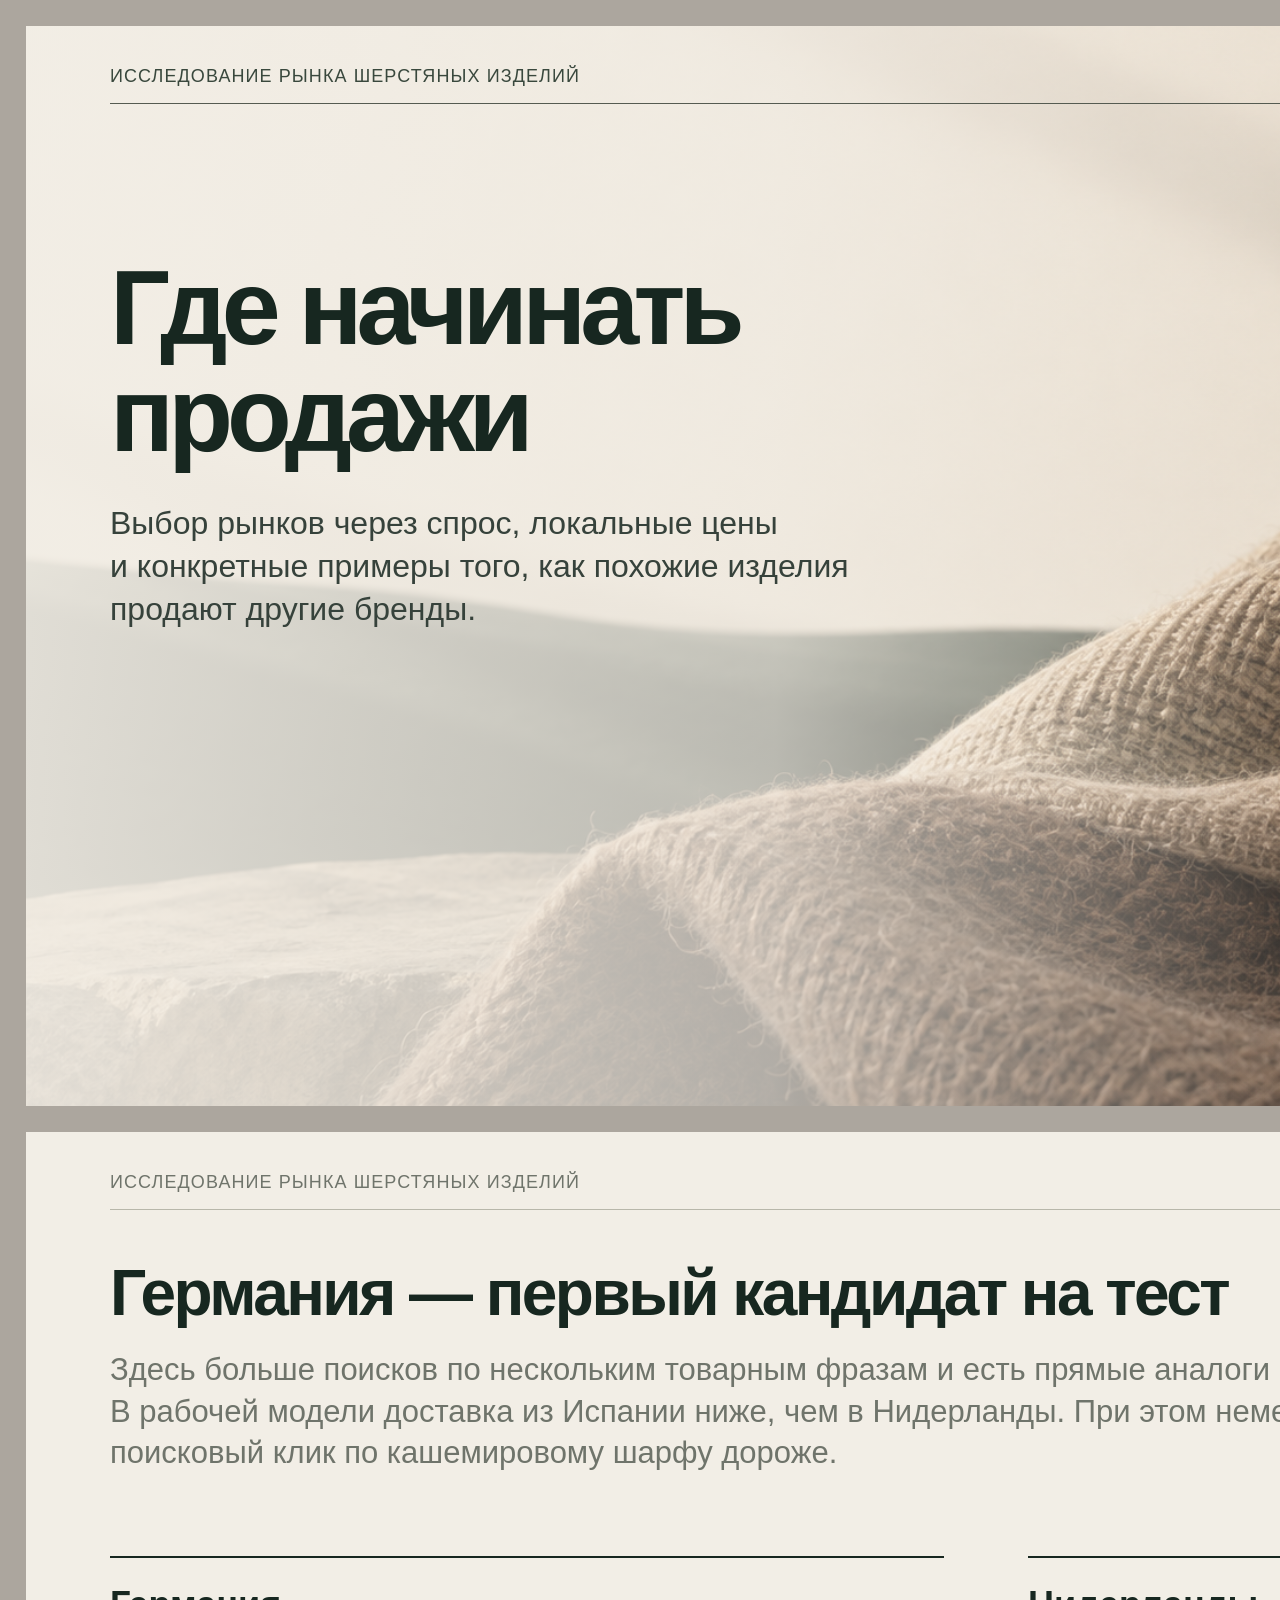
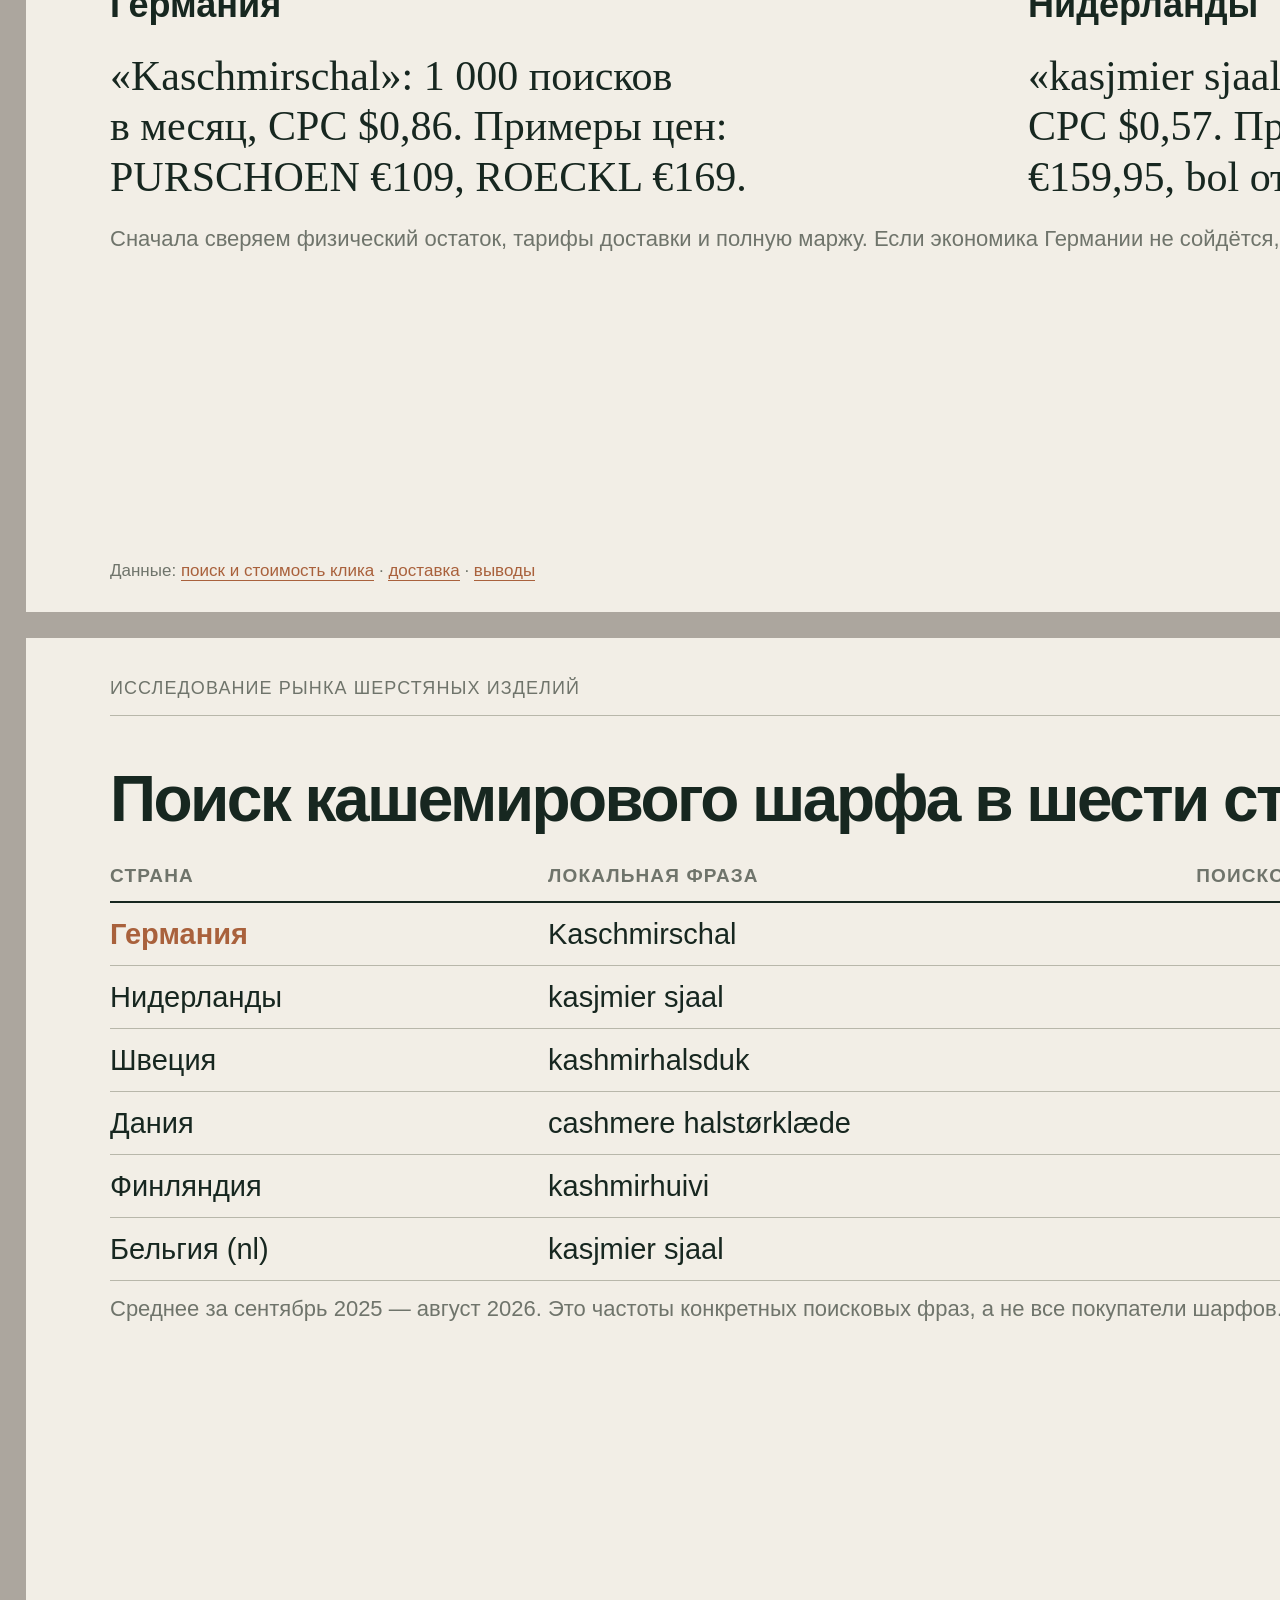
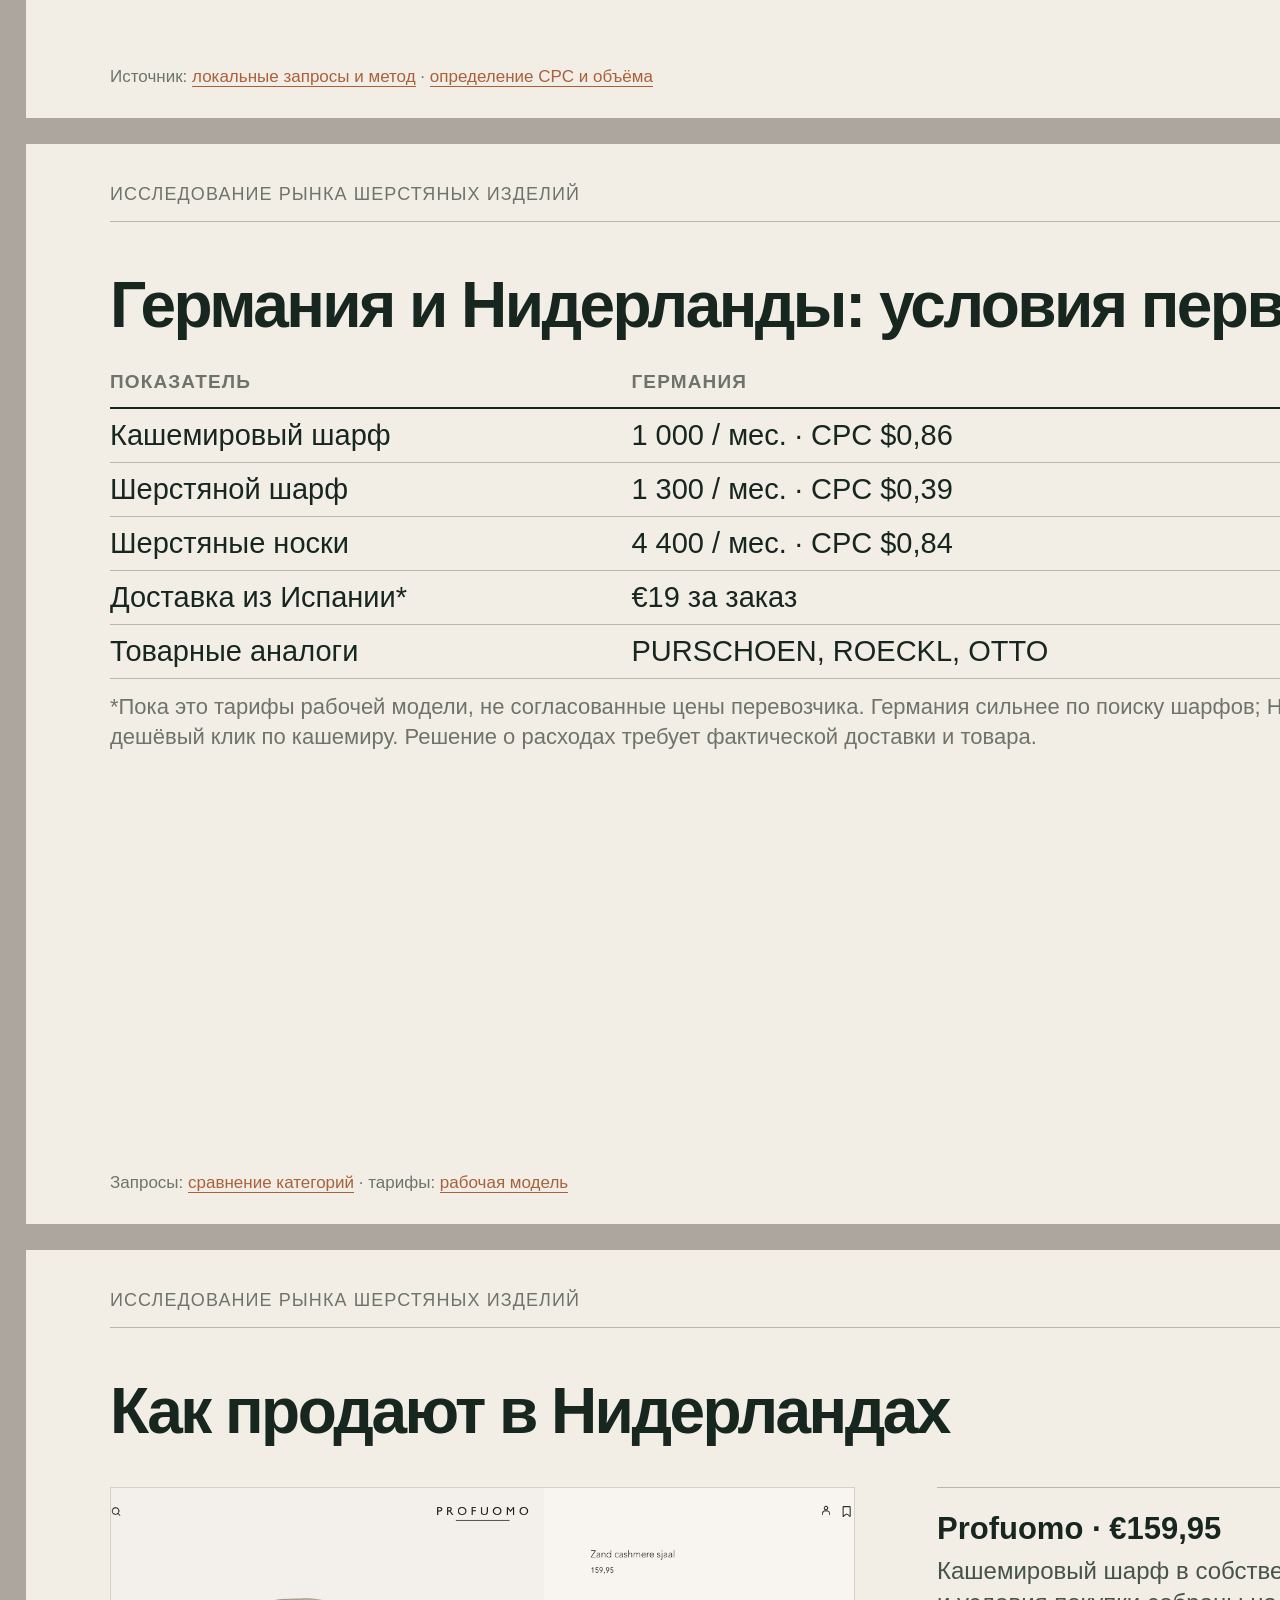
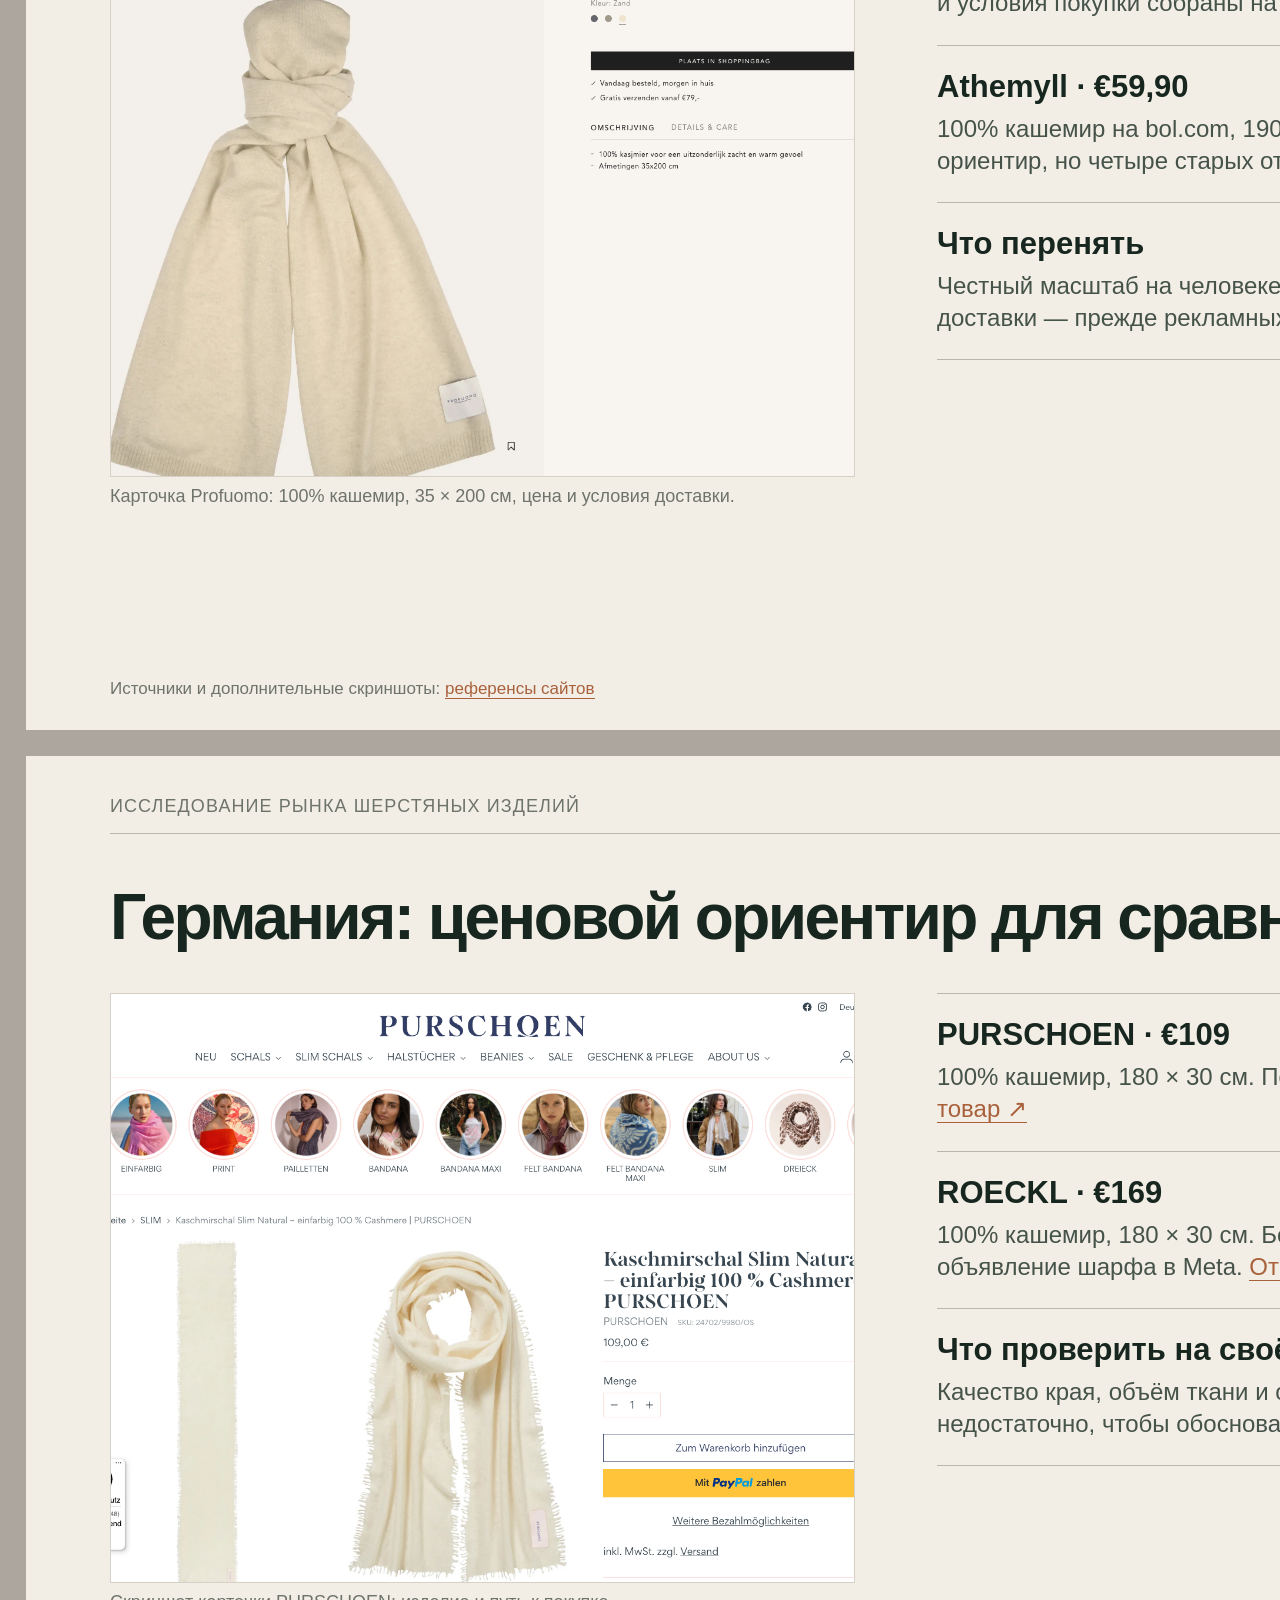
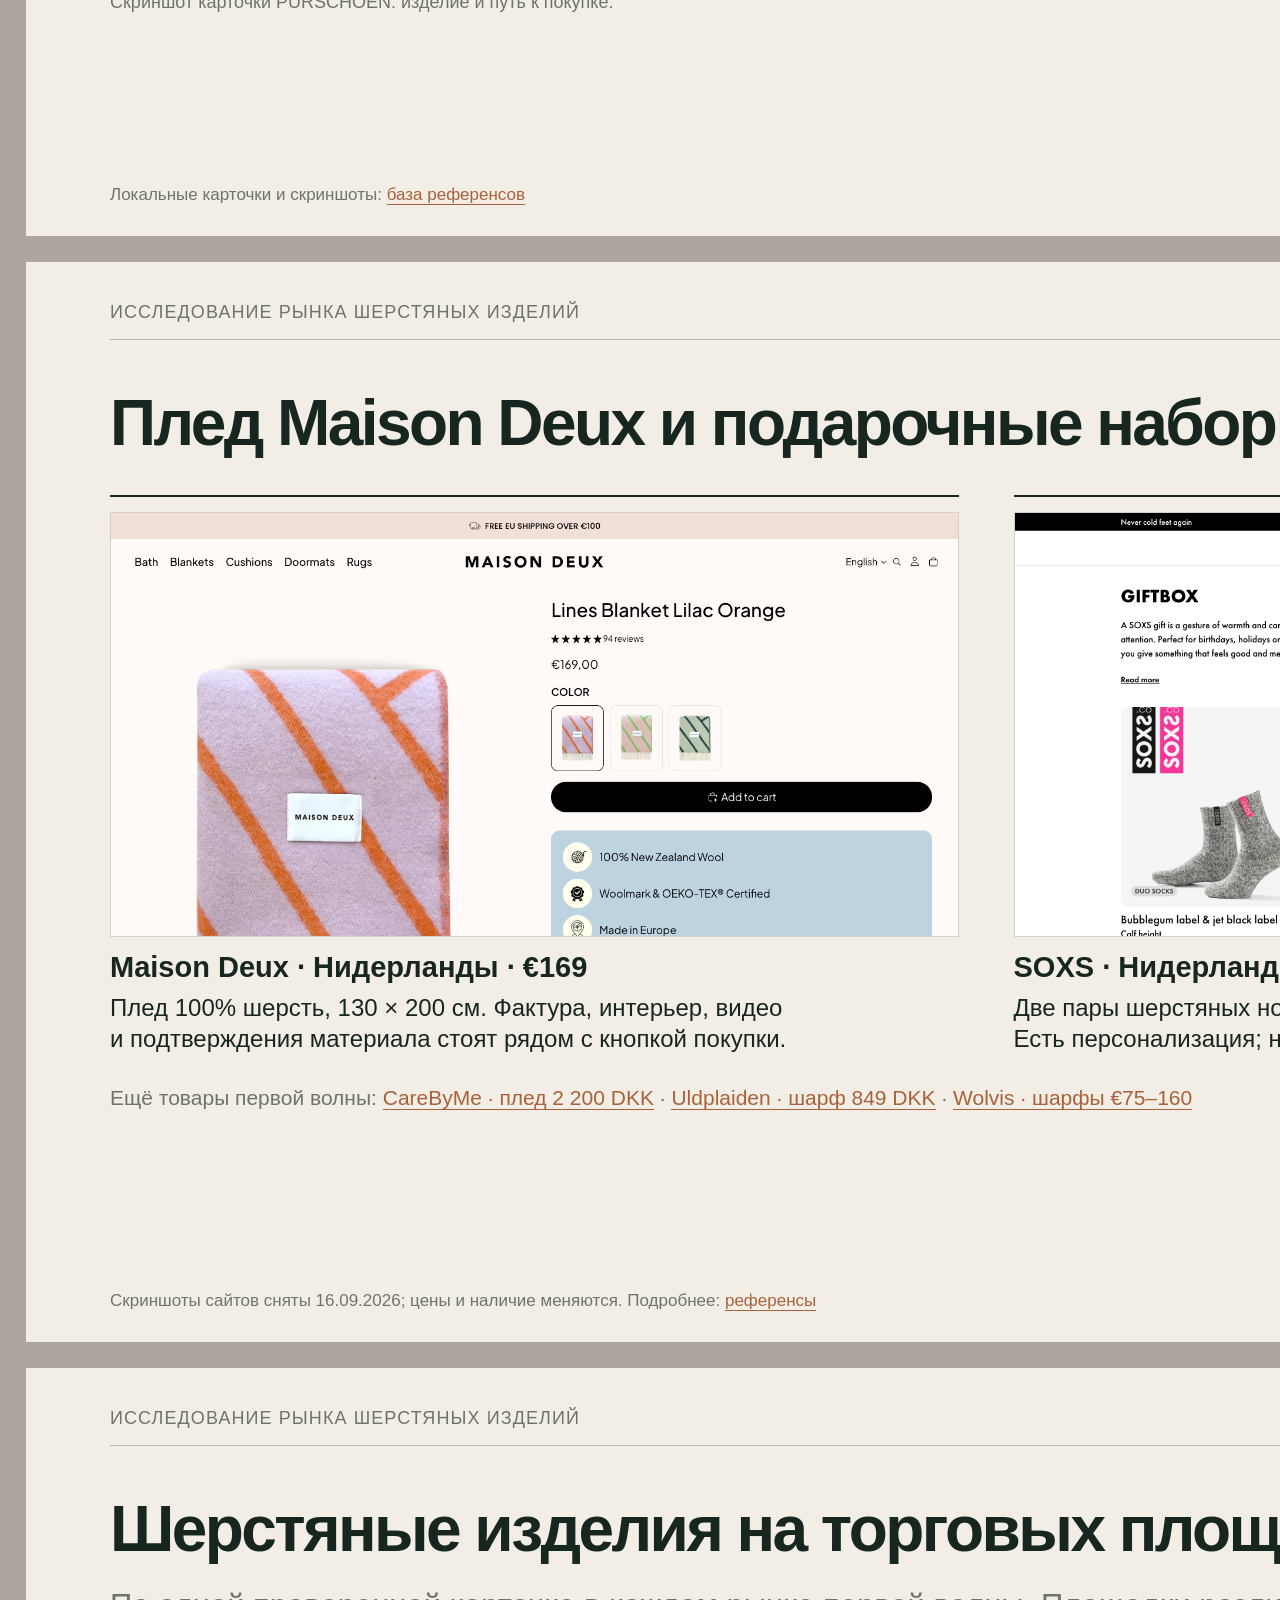
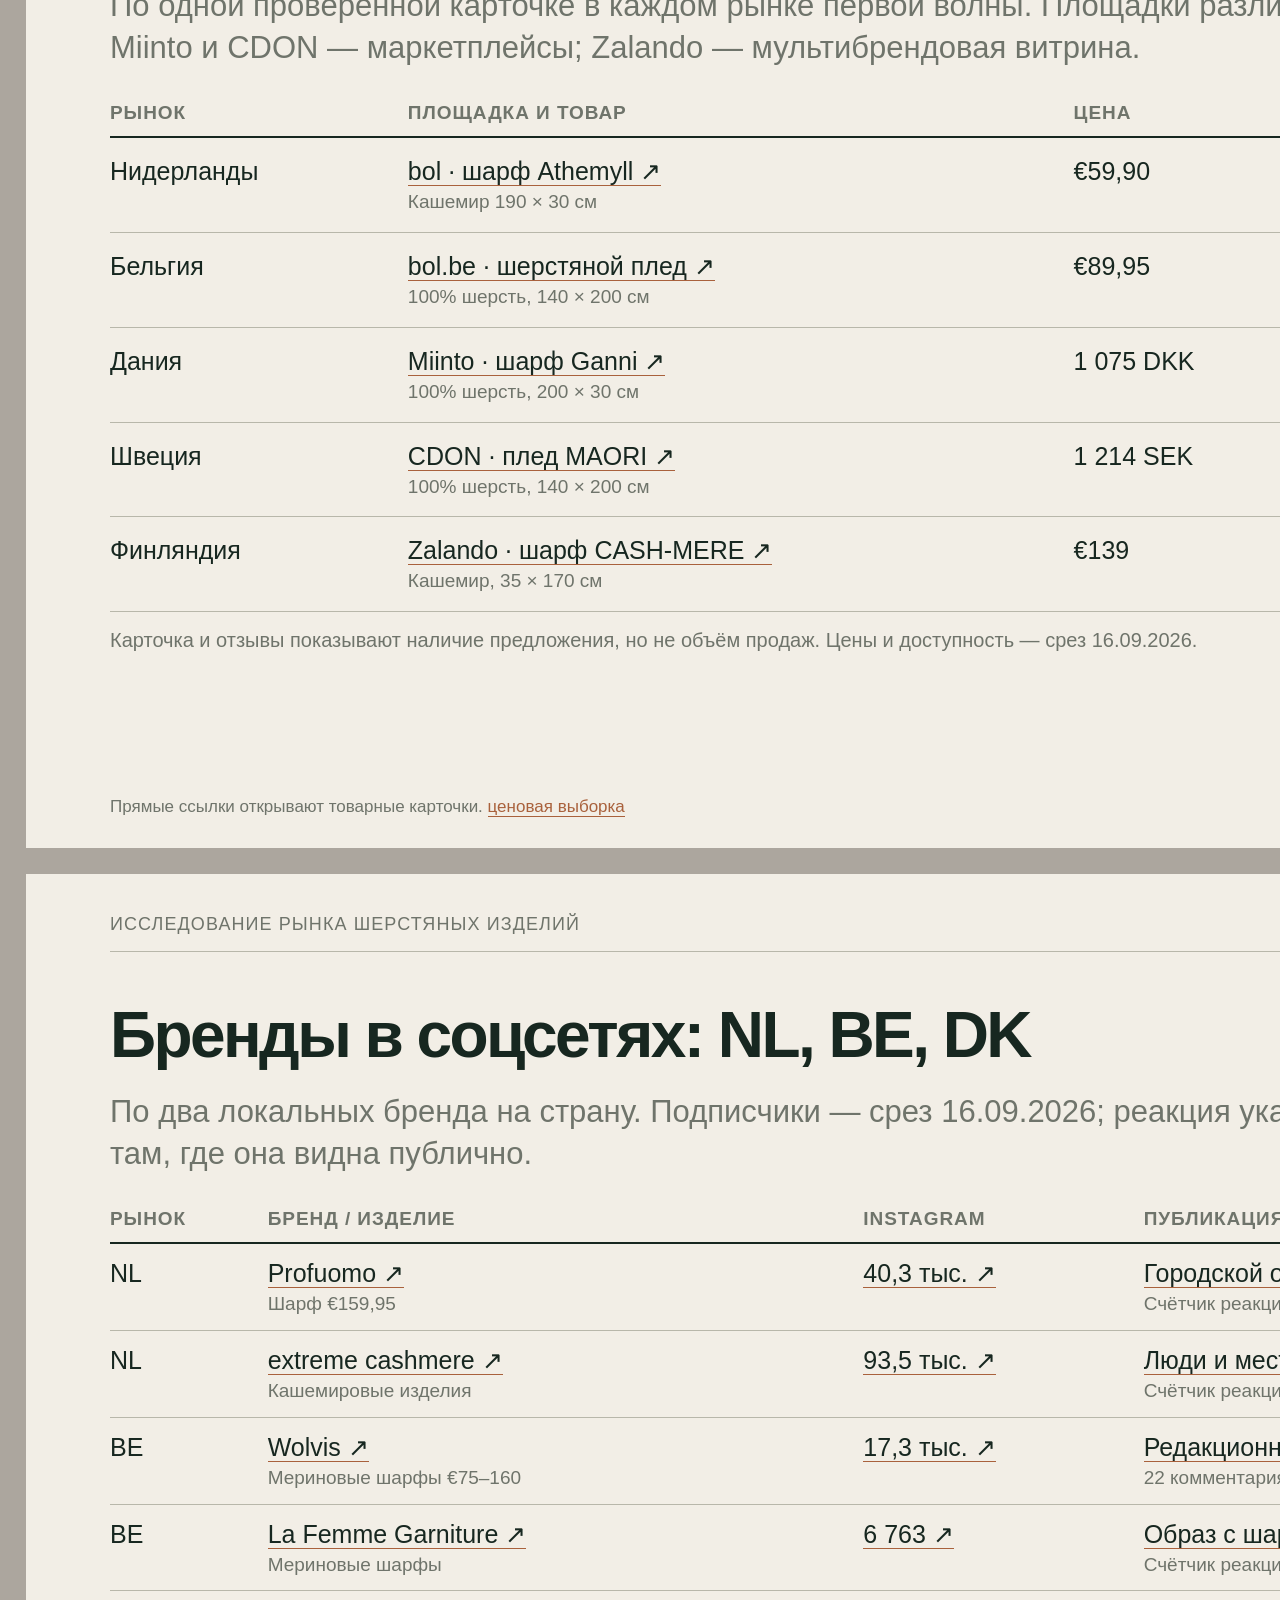
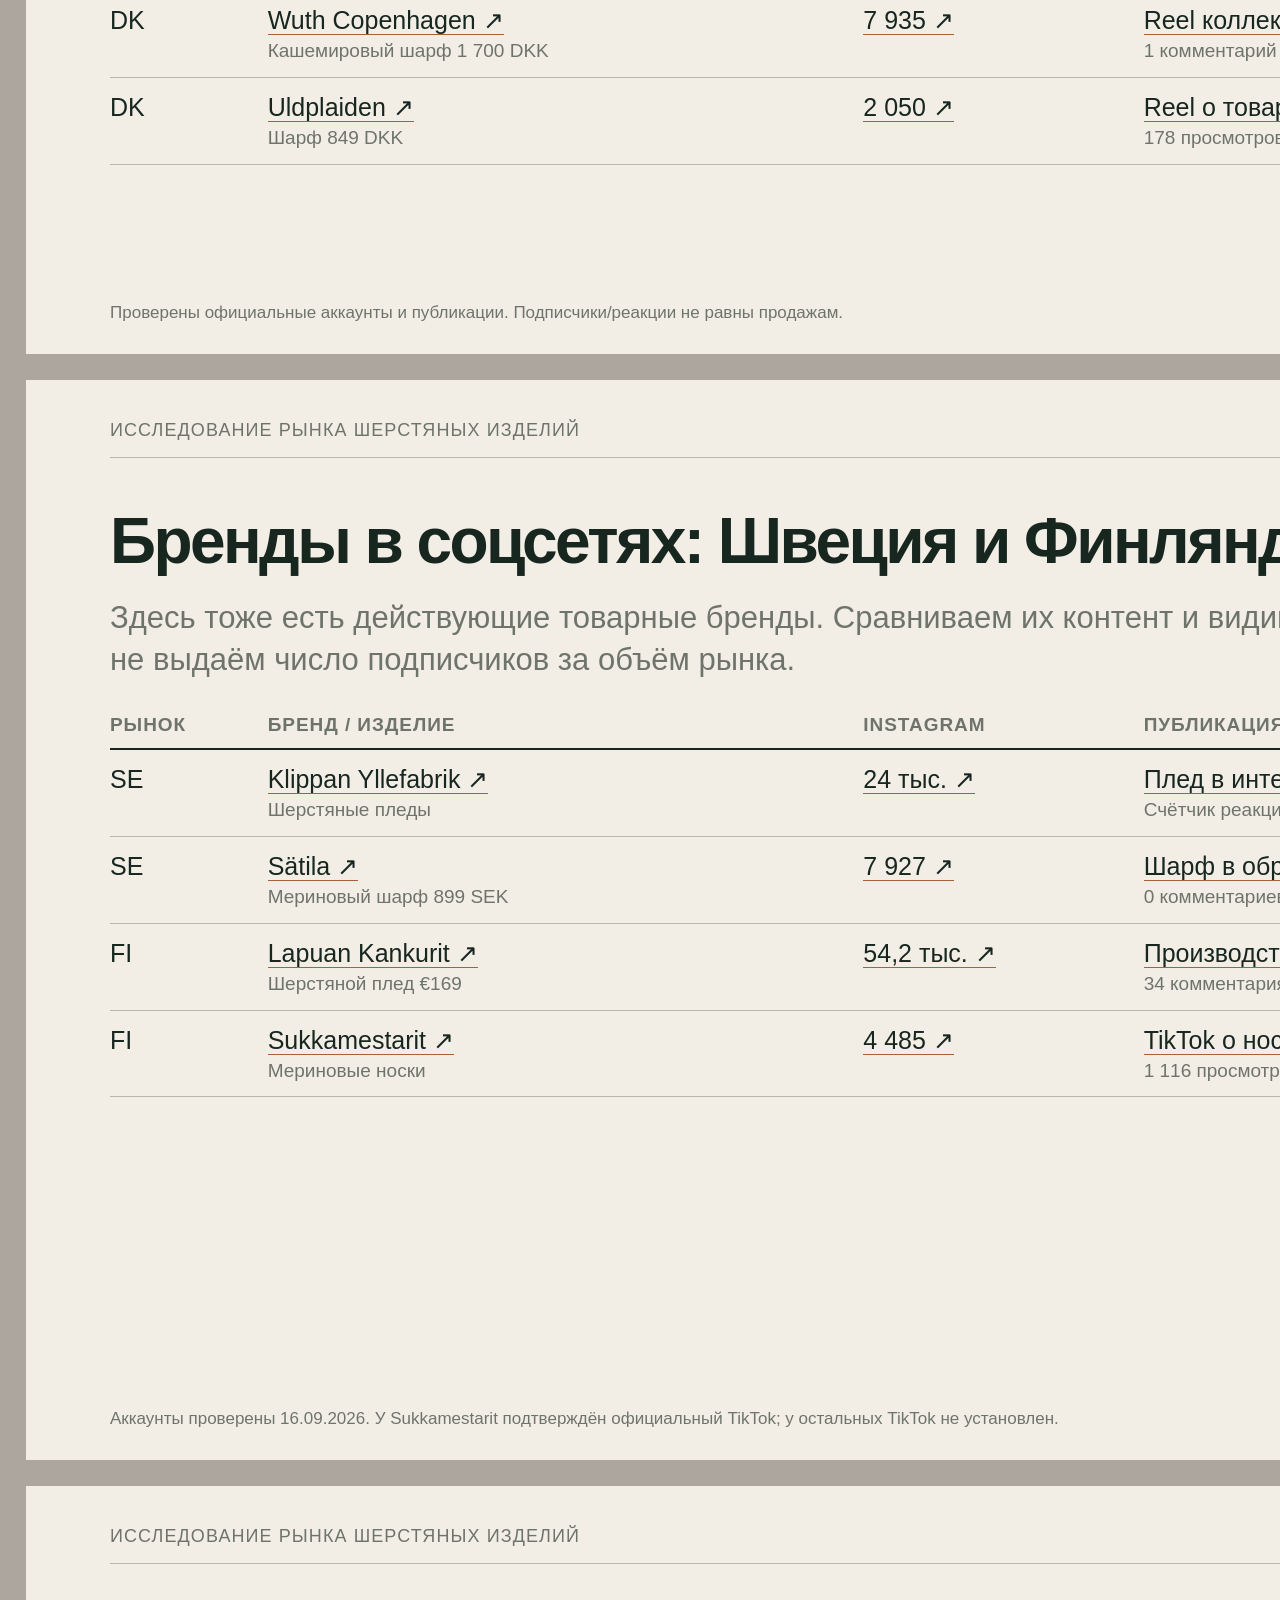
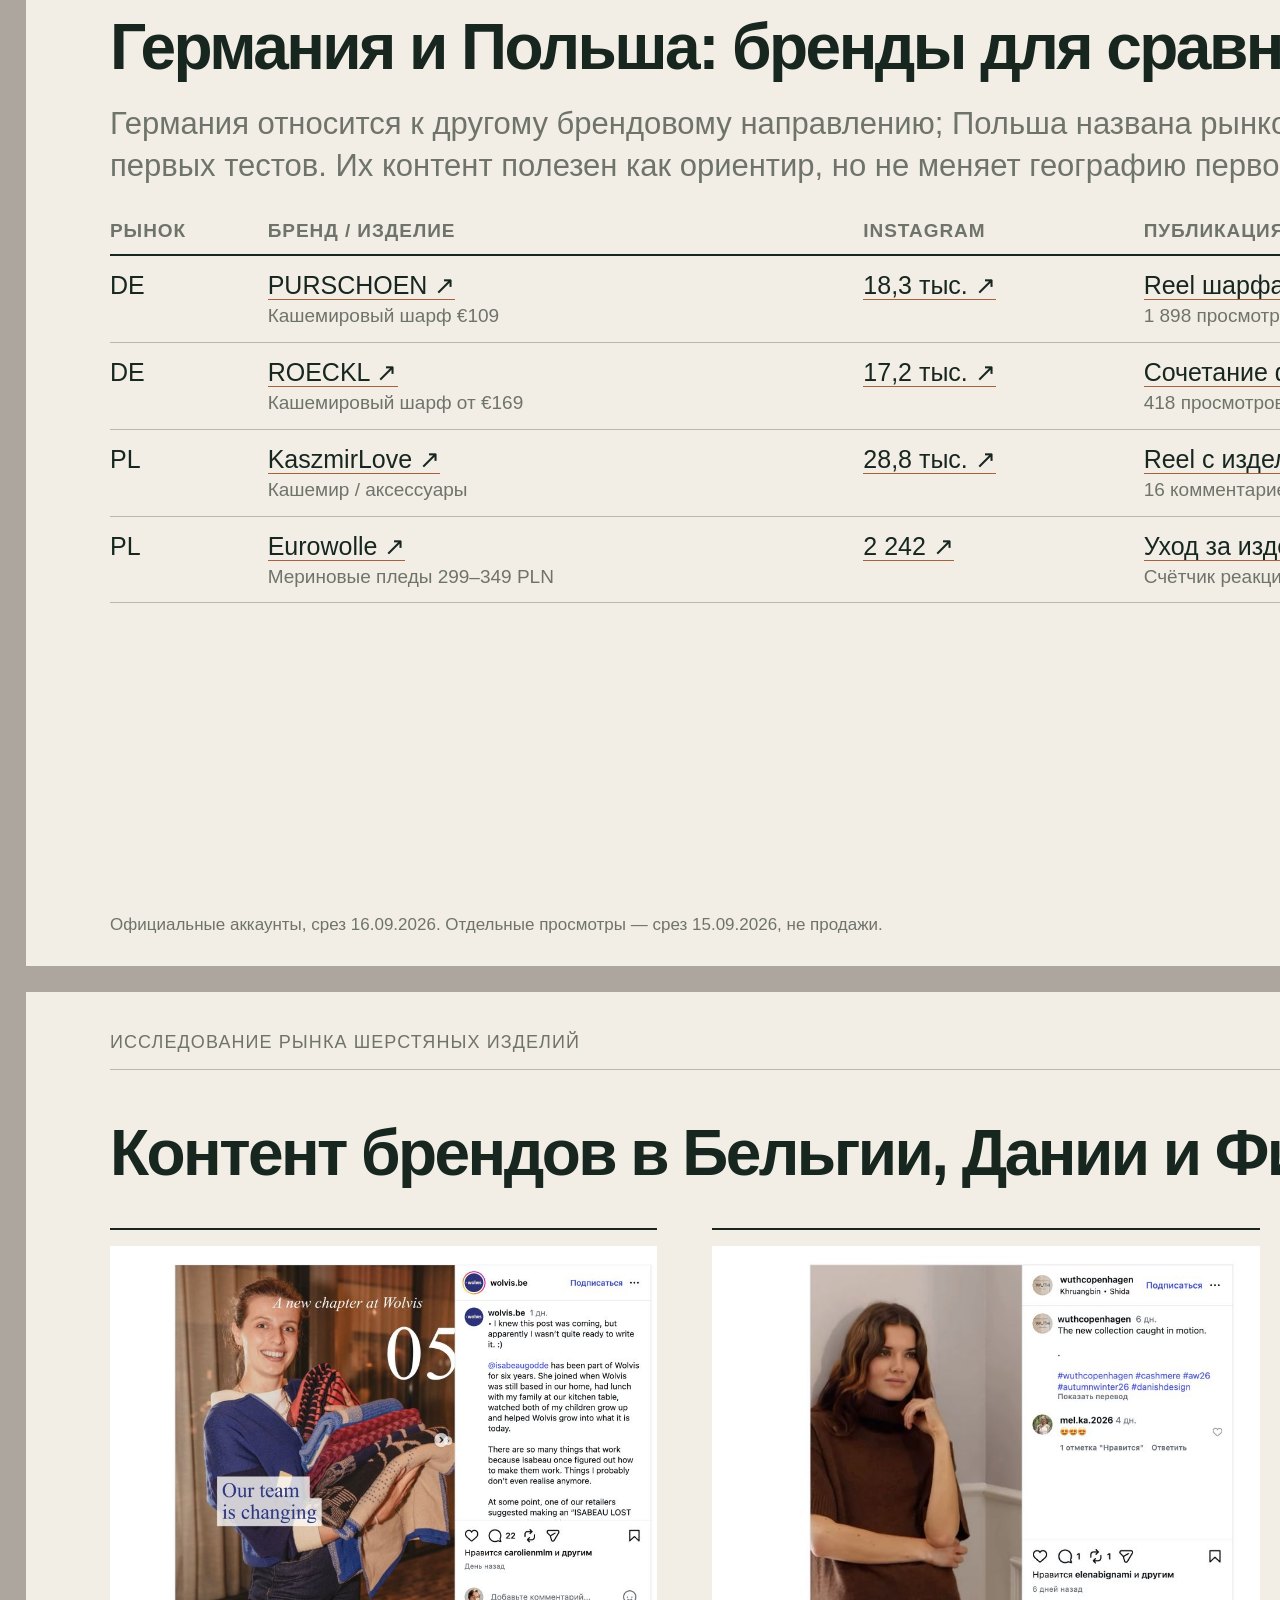
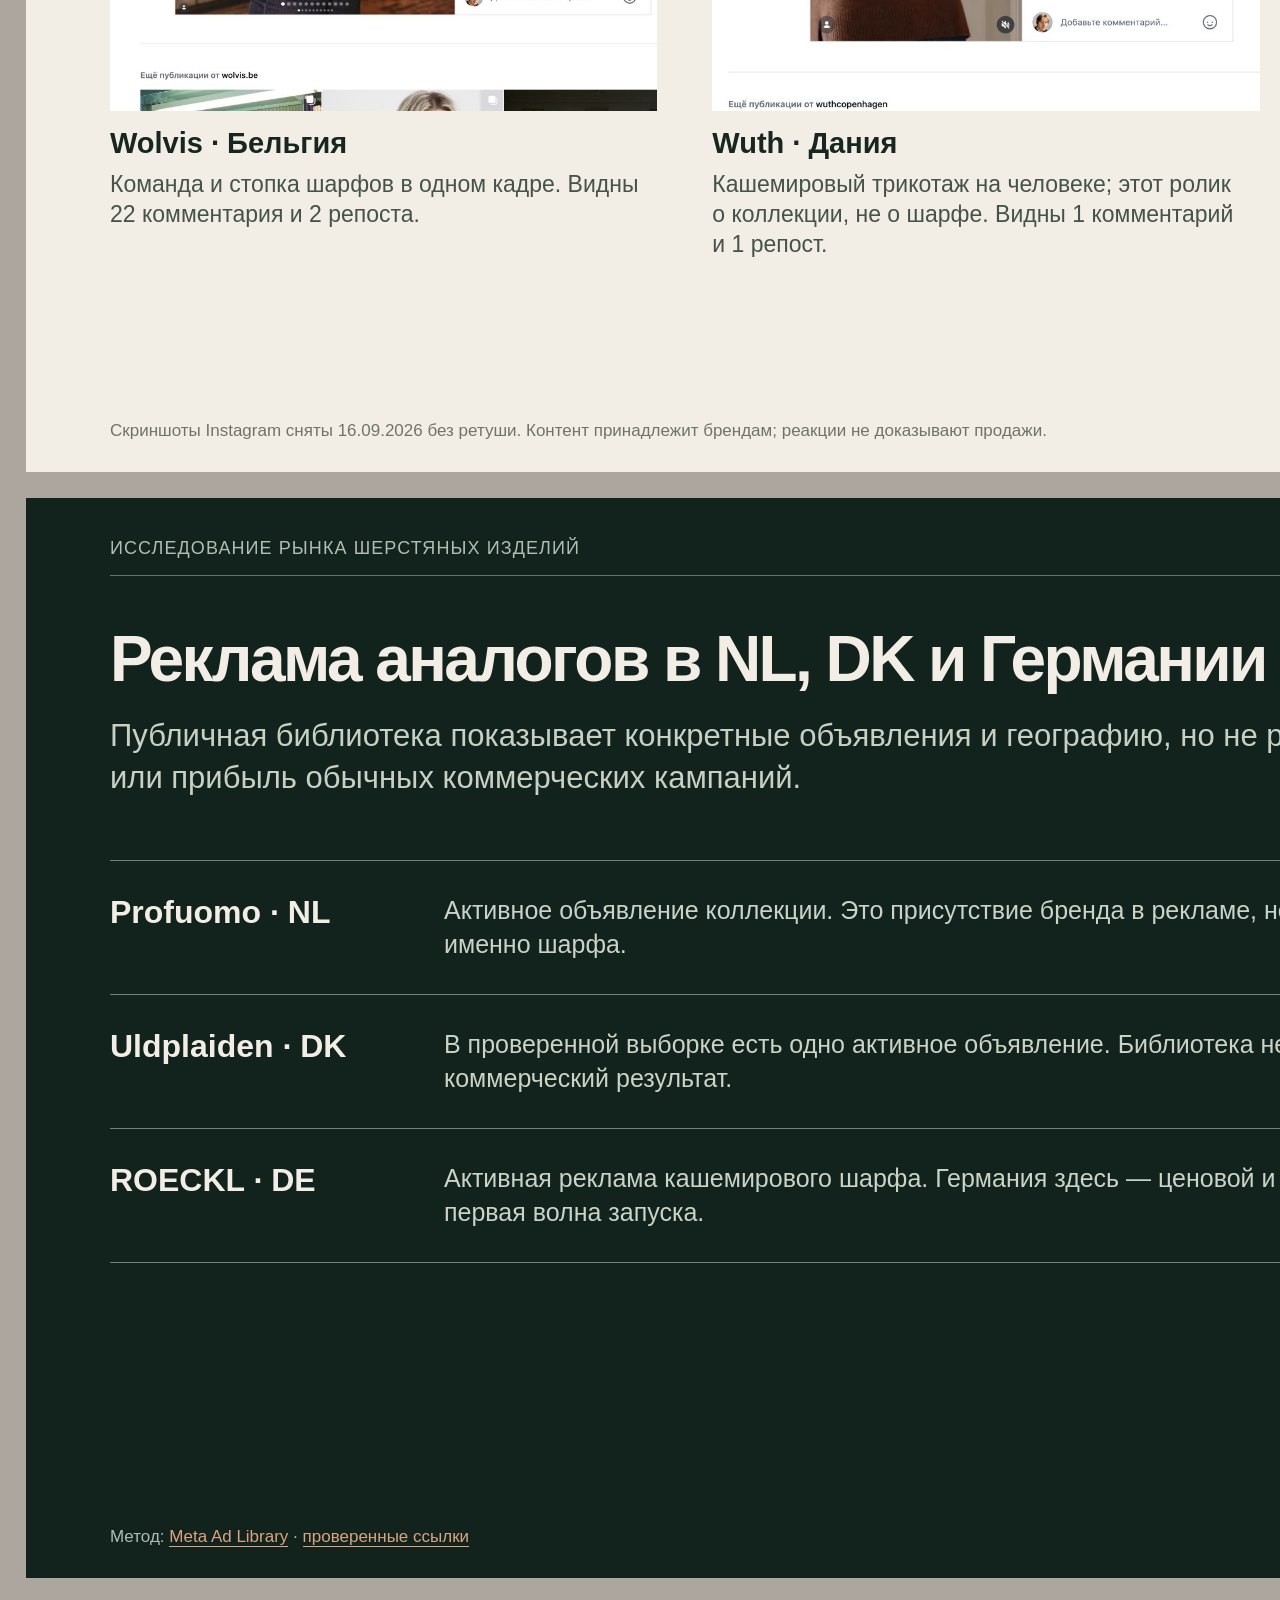
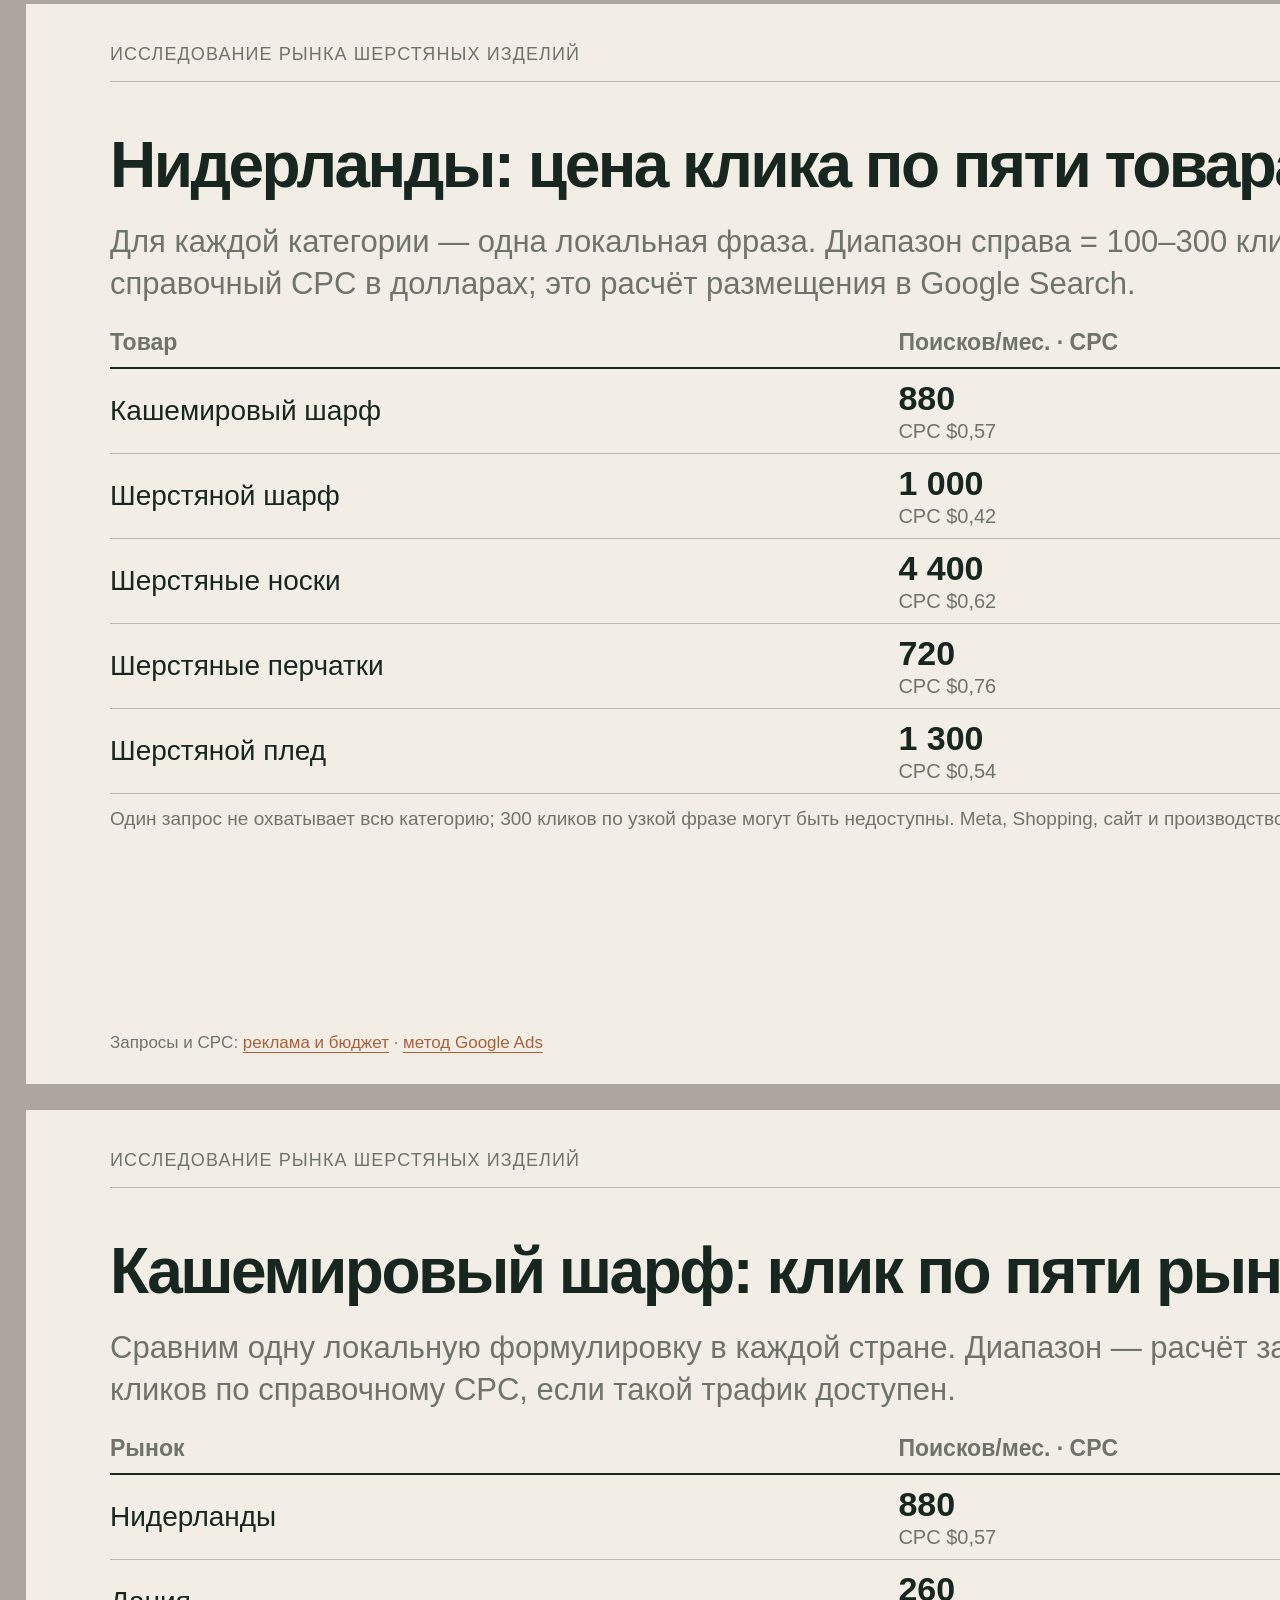
<file: presentation/steppe_modernism/src/index-v7.html>
<!doctype html>
<html lang="ru"><head><meta charset="utf-8"><meta name="viewport" content="width=1920, initial-scale=1"><title>Исследование рынка для запуска бренда</title><link rel="stylesheet" href="./styles-v7.css"><link rel="stylesheet" href="./styles-v7-extra.css"></head><body><main id="deck"></main><script src="./deck-v7.js"></script></body></html>
</file>
<file: presentation/steppe_modernism/src/styles-v7.css>
:root{--paper:#f2eee6;--ink:#172720;--dark:#12221d;--muted:#6f746b;--copper:#a9613c;--line:#b8b7aa;--serif:"PT Serif",Georgia,serif;--sans:"Avenir Next",Arial,sans-serif}*{box-sizing:border-box}html,body{margin:0;background:#aca69e;font-family:var(--sans);color:var(--ink)}#deck{display:flex;flex-direction:column;align-items:flex-start;gap:26px;padding:26px}.slide{position:relative;width:1920px;height:1080px;background:var(--paper);overflow:hidden}.slide.dark{background:var(--dark);color:var(--paper)}.slide.photo{background:#d8cec0}.top{position:absolute;top:40px;left:84px;right:84px;display:flex;justify-content:space-between;align-items:center;border-bottom:1px solid var(--line);padding-bottom:16px;color:var(--muted);font-size:18px;letter-spacing:.06em;text-transform:uppercase}.dark .top{border-color:#62756a;color:#b3bdb1}.slide-body{position:absolute;left:84px;right:84px;top:128px;bottom:116px}.evidence-line{position:absolute;bottom:30px;left:84px;right:190px;color:var(--muted);font-size:17px;line-height:1.3}.dark .evidence-line{color:#afbbad}.page-no{position:absolute;right:84px;bottom:29px;color:var(--muted);font-size:19px}.dark .page-no{color:#afbbad}h1,h2,h3,p,figure{margin:0}h1{font-size:106px;line-height:1.01;font-weight:580;letter-spacing:-.055em}h2{font-size:64px;line-height:1.05;font-weight:570;letter-spacing:-.04em;max-width:1570px}h3{font-size:36px;line-height:1.12;font-weight:600}p{font-size:29px;line-height:1.34}.sub{font-size:31px;color:var(--muted);margin-top:22px;max-width:1400px}.dark .sub{color:#c8d0c4}.kicker{color:var(--copper);font-size:18px;font-weight:700;letter-spacing:.11em;text-transform:uppercase;margin-bottom:18px}.dark .kicker{color:#c98968}.rule{height:1px;background:var(--line)}.dark .rule{background:#516b5c}.link{color:inherit;text-decoration:none;border-bottom:1px solid var(--copper);padding-bottom:3px}.source{color:var(--copper);text-decoration:none;border-bottom:1px solid currentColor}.dark .source{color:#d8a580}.cover-bg{position:absolute;inset:0;width:100%;height:100%;object-fit:cover}.cover-shade{position:absolute;inset:0;background:linear-gradient(90deg,rgba(242,238,230,.91) 0%,rgba(242,238,230,.72) 39%,rgba(242,238,230,0) 76%)}.cover .top{z-index:2;border-color:#555b51;color:#39483d}.cover .slide-body{z-index:2;top:228px}.cover h1{max-width:970px}.cover .sub{max-width:760px;color:#36423b;font-size:32px;margin-top:34px}.cover .page-no{display:none}.two{display:grid;grid-template-columns:1fr 1fr;gap:84px;margin-top:82px}.decision{border-top:2px solid var(--ink);padding-top:27px}.decision h3{margin-bottom:26px}.decision p{max-width:675px}.decision .large{font-family:var(--serif);font-size:42px;line-height:1.2;max-width:710px}.quiet{color:var(--muted);font-size:24px}.small{font-size:21px;line-height:1.35}.market-table{width:100%;border-collapse:collapse;margin-top:42px;font-size:30px;table-layout:fixed}.market-table th{text-align:left;color:var(--muted);font-weight:550;font-size:19px;text-transform:uppercase;letter-spacing:.06em;border-bottom:2px solid var(--ink);padding:0 12px 18px 0}.market-table td{padding:17px 12px 17px 0;border-bottom:1px solid var(--line)}.market-table th:nth-child(1){width:25%}.market-table th:nth-child(2){width:37%}.market-table th:nth-child(3){width:22%}.market-table td.num{text-align:right;font-size:39px;font-weight:560;font-feature-settings:"tnum" 1}.market-table .top-country td:first-child{color:var(--copper);font-weight:700}.note{margin-top:22px;font-size:22px;color:var(--muted);max-width:1480px}.compare{display:grid;grid-template-columns:1fr 1fr;gap:88px;margin-top:68px}.compare .country{font-size:32px;border-bottom:1px solid var(--line);padding-bottom:15px}.compare .number{font-family:var(--serif);font-size:134px;line-height:1.12;letter-spacing:-.06em;margin-top:12px}.compare .unit{font-size:25px;color:var(--muted)}.compare .facts{margin-top:34px;font-size:28px;line-height:1.5}.compare .facts b{font-weight:650}.underline{border-bottom:2px solid var(--copper)}.statement{font-family:var(--serif);font-size:47px;line-height:1.2;margin-top:46px;max-width:1540px}.visual-split{display:grid;grid-template-columns:745px 1fr;gap:82px;margin-top:42px;align-items:start}.webshot{display:block;width:745px;height:590px;object-fit:cover;object-position:top;background:#ddd4ca;border:1px solid #d6d1c7}.caption{color:var(--muted);font-size:18px;margin-top:9px}.refrow{border-top:1px solid var(--line);padding:23px 0 25px}.refrow strong{font-size:31px;font-weight:600}.refrow p{font-size:24px;margin-top:8px;color:#465349}.refrow:last-child{border-bottom:1px solid var(--line)}.ad-row{display:grid;grid-template-columns:300px 1fr 250px;gap:34px;border-top:1px solid #738277;padding:33px 0;align-items:start}.ad-row:last-child{border-bottom:1px solid #738277}.ad-row b{font-size:32px}.ad-row p{font-size:25px;color:#cbd3c7}.ad-row a{font-size:22px;text-align:right}.dark .link{border-color:#c98968}.stock-grid{display:grid;grid-template-columns:1.2fr .8fr;gap:95px;margin-top:72px}.stock-lead{font-family:var(--serif);font-size:72px;line-height:1.1}.stock-lead span{color:var(--copper)}.stock-side{border-top:2px solid var(--ink);padding-top:25px}.stock-side p{margin-bottom:25px}.formula{margin-top:53px;padding:26px 0;border-top:2px solid var(--ink);border-bottom:1px solid var(--line);display:grid;grid-template-columns:1fr 1fr;gap:75px}.formula .f-number{font-family:var(--serif);font-size:88px;line-height:1.1}.formula .f-caption{font-size:28px;margin-top:9px}.formula .f-detail{font-size:22px;margin-top:25px;color:var(--muted)}.budget-text{font-family:var(--serif);font-size:43px;line-height:1.22;margin-top:45px;max-width:1620px}.steps{margin-top:62px;display:grid;grid-template-columns:1fr 1fr;gap:110px}.step{border-top:2px solid var(--ink);padding-top:22px}.step h3{margin-bottom:24px}.step p{font-size:29px;margin-bottom:19px}.step .muted{color:var(--muted)}.sources{display:grid;grid-template-columns:1fr 1fr;gap:35px 95px;margin-top:58px}.sources a{display:block;font-size:26px;line-height:1.25;padding:13px 0;border-bottom:1px solid var(--line);color:var(--ink);text-decoration:none}.sources a:after{content:" ↗";color:var(--copper)}.endline{font-family:var(--serif);font-size:55px;line-height:1.18;margin-top:72px;max-width:1450px}
</file>
<file: presentation/steppe_modernism/src/styles-v7-extra.css>
.route{margin-top:50px}.route-row{display:grid;grid-template-columns:310px 410px 1fr;gap:25px;align-items:start;border-top:1px solid var(--line);padding:27px 0}.route-row:last-child{border-bottom:1px solid var(--line)}.route-row b{font-size:22px;color:var(--copper);font-weight:650;text-transform:uppercase;letter-spacing:.04em}.route-row strong{font-size:34px;font-weight:600}.route-row p{font-size:27px;line-height:1.28}
.market-table{margin-top:32px;font-size:29px}.market-table td{padding:10px 12px 10px 0}.market-table td.num{font-size:36px}.market-table th{padding-bottom:14px}.market-table+.note{margin-top:13px}.sources{gap:15px 95px;margin-top:35px}.sources a{padding:8px 0}.endline{font-size:43px;margin-top:39px}
.site-cases{display:grid;grid-template-columns:1fr 1fr;gap:55px;margin-top:38px}.site-case{min-width:0;border-top:2px solid var(--ink);padding-top:15px}.site-case>a{display:block}.site-case img{display:block;width:100%;height:425px;object-fit:cover;object-position:top;border:1px solid #d6d1c7}.site-case-copy{margin-top:14px}.site-case-copy strong{display:block;font-size:29px;font-weight:650}.site-case-copy p{font-size:24px;line-height:1.28;margin-top:9px}.mini-refs{font-size:21px;line-height:1.35;margin-top:29px;color:var(--muted)}
.social-grid{display:grid;grid-template-columns:1fr 1fr;gap:85px;margin-top:31px}.social-grid h3{font-size:31px;padding-bottom:14px;border-bottom:2px solid var(--ink)}.social-row{display:grid;grid-template-columns:225px 150px 1fr;gap:17px;align-items:center;border-bottom:1px solid var(--line);min-height:79px}.social-row a{font-size:25px;line-height:1.12;color:var(--ink);text-decoration:none;border-bottom:1px solid var(--copper);width:max-content;max-width:225px}.social-row strong{font-size:27px;white-space:nowrap;font-weight:600}.social-row span{font-size:20px;line-height:1.2;color:#546057}
.creative-grid{display:grid;grid-template-columns:repeat(3,1fr);gap:55px;margin-top:41px}.creative{border-top:2px solid var(--ink);padding-top:16px}.creative>a{display:block}.creative img{display:block;width:100%;height:465px;object-fit:contain;object-position:center;background:#e8e4dd}.creative strong{display:block;font-size:29px;margin-top:16px}.creative p{font-size:23px;line-height:1.29;margin-top:10px;color:#465349}
.budget-table{width:100%;border-collapse:collapse;margin-top:34px;table-layout:fixed}.budget-table th{text-align:left;font-size:23px;line-height:1.2;color:var(--muted);font-weight:600;padding:0 18px 16px 0;border-bottom:2px solid var(--ink)}.budget-table th small{font-size:18px;font-weight:500}.budget-table th:first-child{width:45%}.budget-table td{font-size:28px;padding:16px 18px 16px 0;border-bottom:1px solid var(--line)}.budget-table td b{font-size:36px;font-weight:600}.budget-table td span{display:block;font-size:20px;color:var(--muted);margin-top:2px}.budget-table+.note{font-size:20px;margin-top:17px;max-width:1680px}.forecast-table th:first-child{width:68%}.forecast-table td:nth-child(2),.forecast-table td:nth-child(3){font-size:38px;font-weight:550}.forecast-table td{padding:19px 18px 19px 0}
.budget-table{margin-top:25px}.budget-table th{padding-bottom:10px}.budget-table td{padding-top:10px;padding-bottom:10px}.budget-table td b{font-size:34px}.budget-table+.note{margin-top:12px;font-size:19px}.forecast-table td{padding-top:13px;padding-bottom:13px}
.choice-grid{display:grid;grid-template-columns:repeat(3,1fr);gap:55px;margin-top:63px}.choice-grid>div{border-top:2px solid var(--ink);padding-top:21px}.choice-grid h3{font-size:34px}.choice-grid strong{display:block;font-family:var(--serif);font-size:108px;font-weight:500;line-height:1.05;margin-top:19px}.choice-grid span{font-size:24px;color:var(--muted)}.choice-grid p{font-size:26px;line-height:1.35;margin-top:36px}.choice-grid+.note{margin-top:37px}
.brand-table,.marketplace-table{width:100%;border-collapse:collapse;table-layout:fixed;margin-top:34px}.brand-table th,.marketplace-table th{text-align:left;font-size:19px;color:var(--muted);font-weight:600;text-transform:uppercase;letter-spacing:.05em;border-bottom:2px solid var(--ink);padding:0 15px 12px 0}.brand-table td,.marketplace-table td{font-size:25px;line-height:1.2;border-bottom:1px solid var(--line);padding:17px 15px 17px 0;vertical-align:top}.brand-table a,.marketplace-table a{color:var(--ink);text-decoration:none;border-bottom:1px solid var(--copper)}.brand-table span,.marketplace-table span{display:block;font-size:19px;color:var(--muted);margin-top:5px}.brand-table th:nth-child(1){width:9%}.brand-table th:nth-child(2){width:34%}.brand-table th:nth-child(3){width:16%}.brand-table th:nth-child(4){width:41%}.brand-table+.note,.marketplace-table+.note{font-size:20px;margin-top:15px}.marketplace-table th:nth-child(1){width:17%}.marketplace-table th:nth-child(2){width:38%}.marketplace-table th:nth-child(3){width:13%}.marketplace-table th:nth-child(4){width:32%}.marketplace-table td{padding-top:23px;padding-bottom:23px}.single-formula{display:grid;grid-template-columns:560px 1fr;gap:60px;border-top:2px solid var(--ink);border-bottom:1px solid var(--line);margin-top:54px;padding:25px 0 31px}.single-formula .f-number{font-family:var(--serif);font-size:112px;line-height:1.1}.single-formula h3{margin-bottom:15px}.single-formula p{font-size:27px;line-height:1.35;margin-bottom:12px}
.brand-table td{padding-top:14px;padding-bottom:14px}.marketplace-table td{padding-top:18px;padding-bottom:18px}
.creative img{object-fit:cover;object-position:40% center;background:#fff}
</file>
